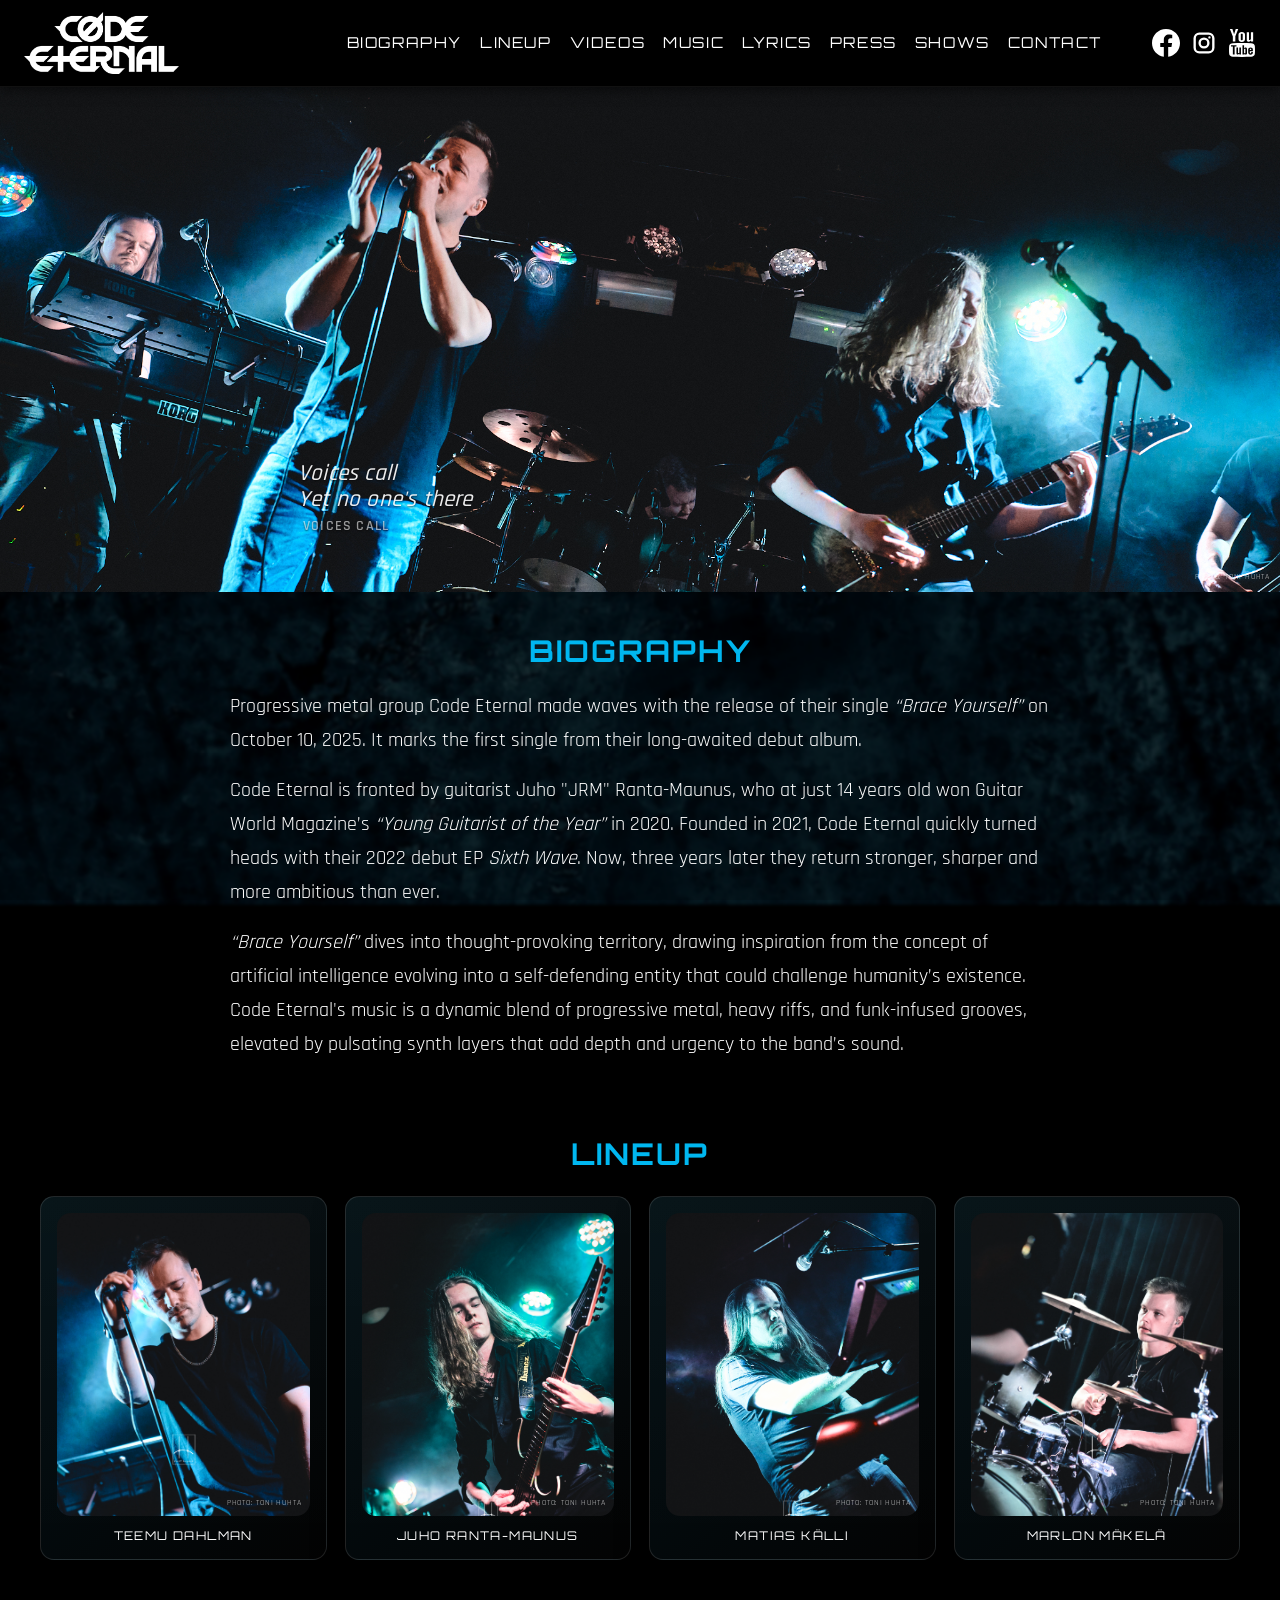
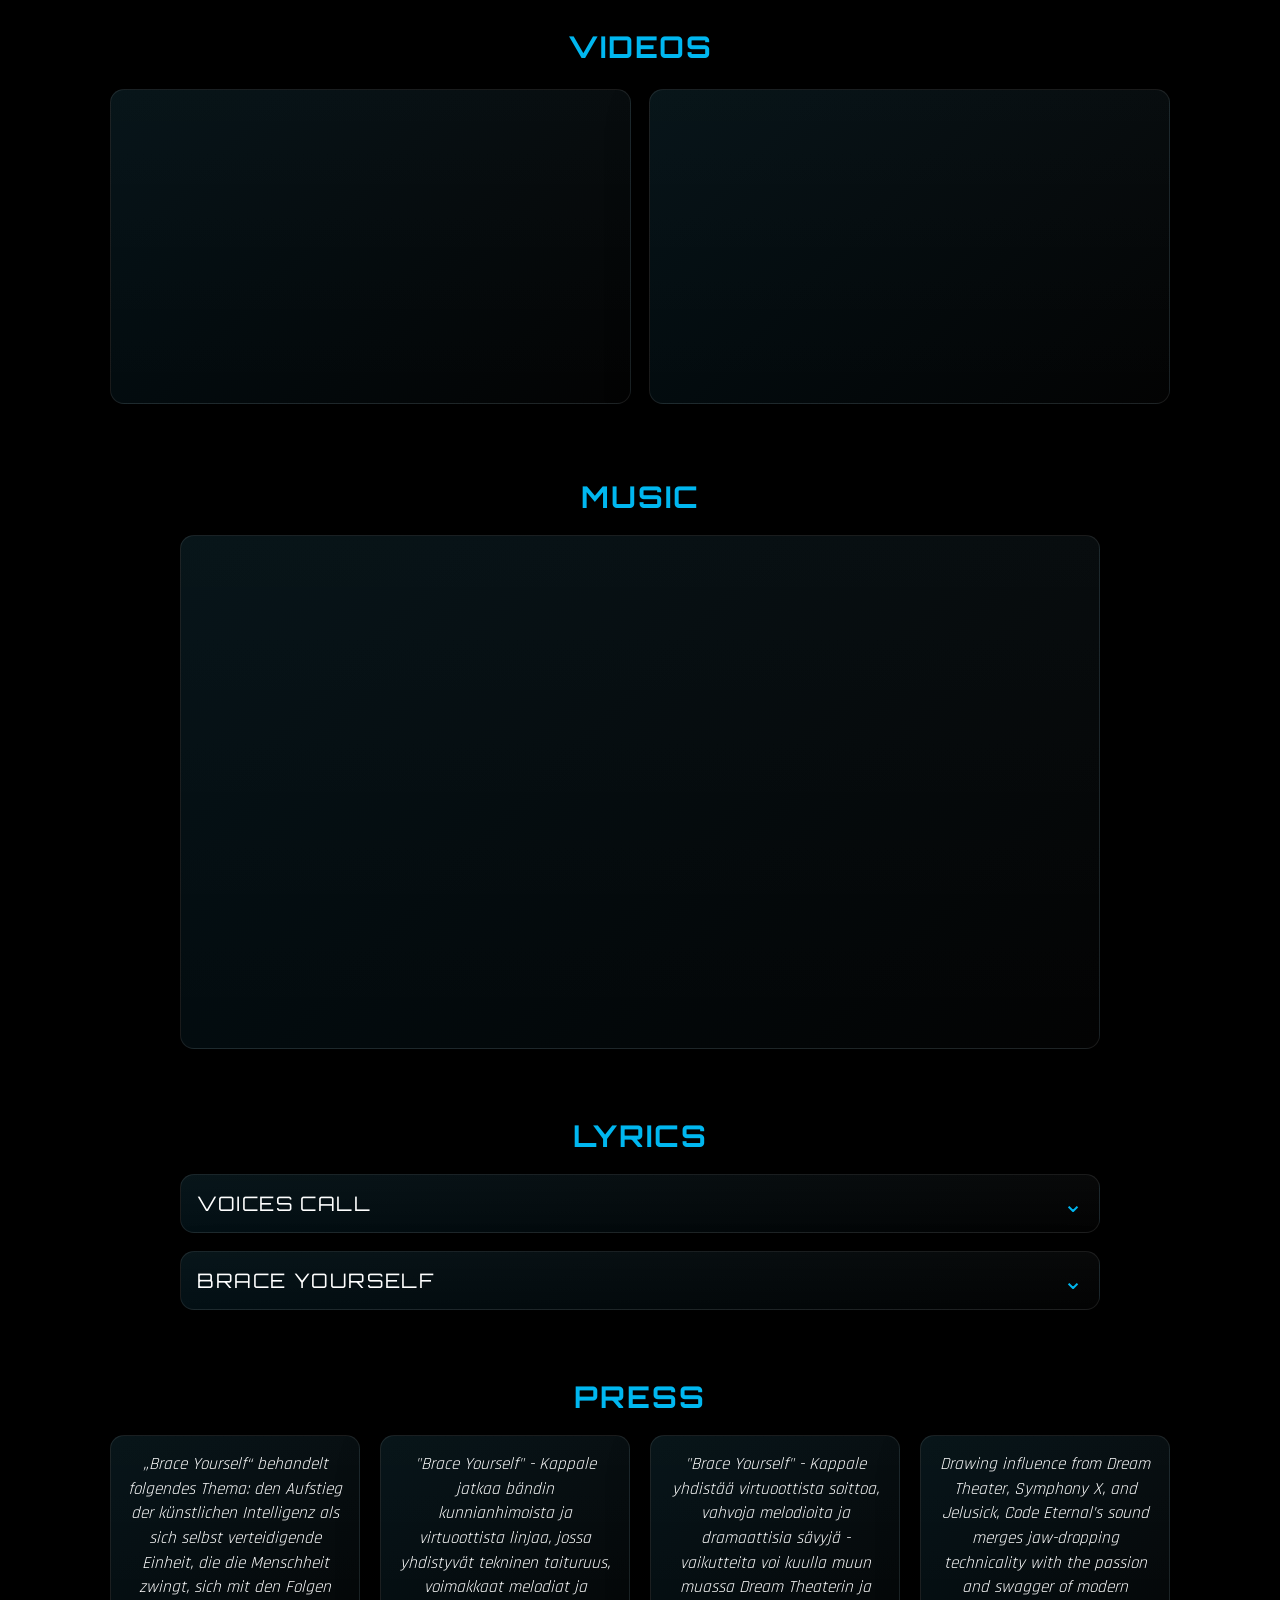
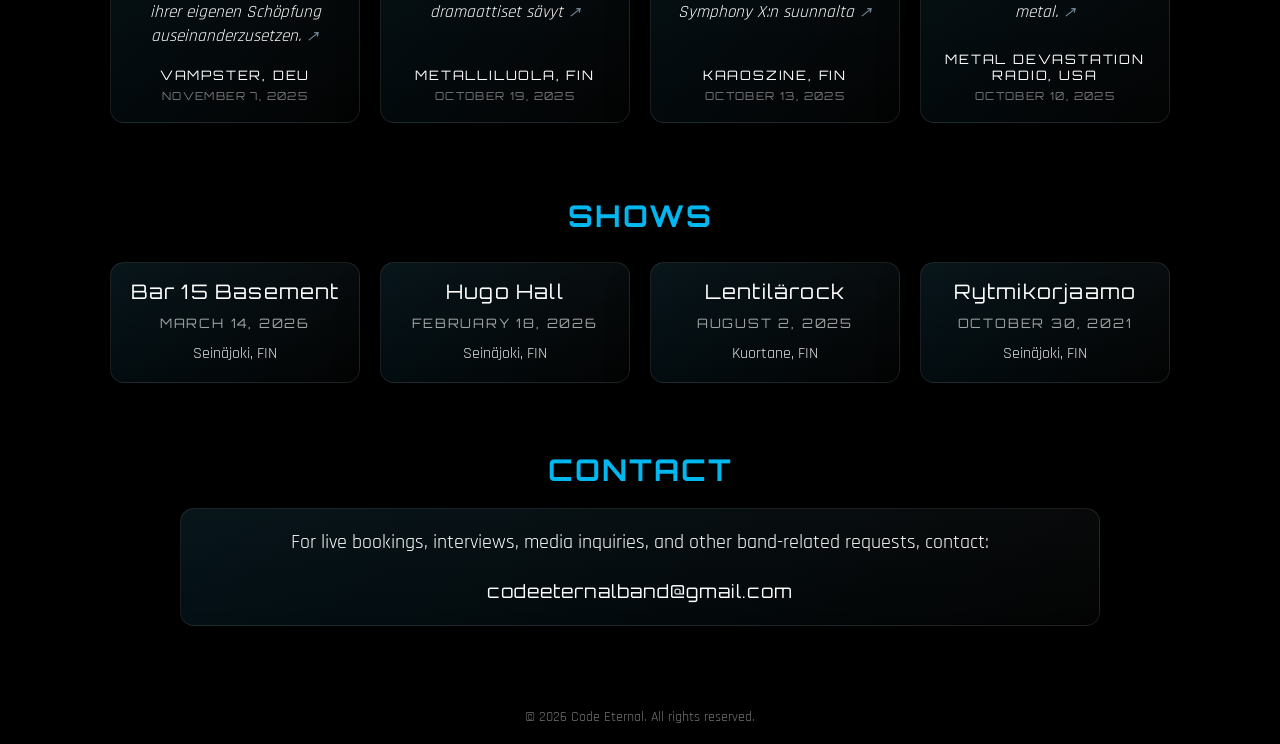
<file: index.html>
<!DOCTYPE html>
<html lang="en">
<head>
  <meta charset="UTF-8" />
  <meta name="viewport" content="width=device-width, initial-scale=1" />

  <!-- TITLE (tämä näkyy Googlessa sinisenä otsikkona) -->
  <title>Code Eternal – Official Website</title>

  <!-- META DESCRIPTION (Googlen tekstikuvaus) -->
  <meta
    name="description"
    content="Code Eternal is a Finnish progressive metal band. Official website featuring biography, lineup, music, shows and contact information."
  />

  <!-- KEYWORDS (ei kriittinen, mutta ok mukana) -->
  <meta
    name="keywords"
    content="Code Eternal, Code Eternal band, progressive metal, metal band Finland, Code Eternal official website"
  />

  <!-- Open Graph (someen & Googleen) -->
  <meta property="og:title" content="Code Eternal – Official Website" />
  <meta
    property="og:description"
    content="Official website of the progressive metal band Code Eternal."
  />
  <meta property="og:type" content="website" />
  <meta property="og:url" content="https://codeeternalband.com/" />

  <!-- Favicon -->
  <link rel="icon" type="image/png" href="assets/icons/Fawicon.png" />

  <!-- Fonts -->
  <link
    href="https://fonts.googleapis.com/css2?family=Orbitron:wght@500;700&family=Rajdhani:wght@400;500&display=swap"
    rel="stylesheet"
  />

  <!-- Styles -->
  <link rel="stylesheet" href="style.css?v=28" />
</head>

<body>

  <!-- NAVBAR -->
  <nav class="navbar">
    <a href="#top" class="logo-link">
      <img src="assets/images/logo-white.png" alt="Code Eternal Logo" class="logo" width="200" height="60" />
    </a>

    <div class="nav-right">
      <button class="menu-btn" id="menuBtn" aria-expanded="false" aria-controls="primaryNav" aria-label="Avaa valikko">
        <span>Menu</span>
      </button>

      <div class="nav-links" id="primaryNav">
        <a href="#biography">Biography</a>
        <a href="#lineup">Lineup</a>
        <a href="#latest-release">Videos</a>
        <a href="#music">Music</a>
        <a href="#lyrics">Lyrics</a>
        <a href="#press">Press</a>
        <a href="#shows">Shows</a>
        <a href="#contact">Contact</a>
      </div>

      <div class="nav-socials">
        <a href="https://www.facebook.com/Codeeternal/" target="_blank" rel="noopener" aria-label="Facebook">
          <img src="assets/icons/icon-facebook.svg" alt="Facebook" width="38" height="38" loading="lazy" decoding="async" />
        </a>
        <a href="https://www.instagram.com/code_eternal/" target="_blank" rel="noopener" aria-label="Instagram">
          <img src="assets/icons/icon-instagram.svg" alt="Instagram" width="38" height="38" loading="lazy" decoding="async" />
        </a>
        <a href="https://www.youtube.com/channel/UC-vPF50rdRidDn1fiP3GvuA" target="_blank" rel="noopener" aria-label="YouTube">
          <img src="assets/icons/icon-youtube.svg" alt="YouTube" width="38" height="38" loading="lazy" decoding="async" />
        </a>
      </div>
    </div>
  </nav>

  <!-- HERO -->
  <div class="hero" id="top">
    <h1 class="sr-only">Code Eternal</h1>
    <div class="hero-media">
      <div class="hero-lyric" aria-hidden="true"></div>
      <span class="hero-credit">Photo: Toni Huhta</span>
    </div>
  </div>

  <!-- BIOGRAPHY -->
  <section id="biography">
    <h2>Biography</h2>

    <p>Progressive metal group Code Eternal made waves with the release of their single <em>“Brace Yourself”</em> on October 10, 2025. It marks the first single from their long-awaited debut album.</p>

    <p>Code Eternal is fronted by guitarist Juho "JRM" Ranta-Maunus, who at just 14 years old won Guitar World Magazine’s <em>“Young Guitarist of the Year”</em> in 2020. Founded in 2021, Code Eternal quickly turned heads with their 2022 debut EP <em>Sixth Wave</em>. Now, three years later they return stronger, sharper and more ambitious than ever.</p>

    <p><em>“Brace Yourself”</em> dives into thought-provoking territory, drawing inspiration from the concept of artificial intelligence evolving into a self-defending entity that could challenge humanity’s existence. Code Eternal's music is a dynamic blend of progressive metal, heavy riffs, and funk-infused grooves, elevated by pulsating synth layers that add depth and urgency to the band’s sound.</p>
  </section>

  <!-- LINEUP -->
  <section id="lineup">
    <h2>Lineup</h2>

    <div class="lineup-grid">
      <figure class="member-card">
        <div class="member-photo-wrap">
          <img src="assets/images/Kuva-Teemu.jpg" alt="Teemu Dahlman" loading="lazy" decoding="async" width="600" height="700" />
          <span class="member-credit">Photo: Toni Huhta</span>
        </div>
        <figcaption>
          <span class="member-name">Teemu Dahlman</span>
        </figcaption>
      </figure>

      <figure class="member-card">
        <div class="member-photo-wrap">
          <img src="assets/images/Kuva-Juho.jpg" alt='Juho "JRM" Ranta-Maunus' loading="lazy" decoding="async" width="600" height="700" />
          <span class="member-credit">Photo: Toni Huhta</span>
        </div>
        <figcaption>
          <span class="member-name">Juho <span class="nowrap">Ranta-Maunus</span></span>
        </figcaption>
      </figure>

      <figure class="member-card">
        <div class="member-photo-wrap">
          <img src="assets/images/Kuva-Matias.jpg" alt="Matias Källi" loading="lazy" decoding="async" width="600" height="700" />
          <span class="member-credit">Photo: Toni Huhta</span>
        </div>
        <figcaption>
          <span class="member-name">Matias Källi</span>
        </figcaption>
      </figure>

      <figure class="member-card">
        <div class="member-photo-wrap">
          <img src="assets/images/Kuva-Marlon.jpg" alt="Marlon Mäkelä" loading="lazy" decoding="async" width="600" height="700" />
          <span class="member-credit">Photo: Toni Huhta</span>
        </div>
        <figcaption>
          <span class="member-name">Marlon Mäkelä</span>
        </figcaption>
      </figure>
    </div>
  </section>

  <!-- LATEST RELEASE -->
  <section id="latest-release" class="feature-section">
    <h2>Videos</h2>
    <div class="release-embed">
      <article class="feature-card video-card">
        <iframe
          src="https://www.youtube.com/embed/zaQy98UgrTU"
          title="Code Eternal - Brace Yourself"
          allow="accelerometer; autoplay; clipboard-write; encrypted-media; gyroscope; picture-in-picture; web-share"
          referrerpolicy="strict-origin-when-cross-origin"
          allowfullscreen>
        </iframe>
      </article>

      <article class="feature-card video-card">
        <iframe
          src="https://www.youtube.com/embed/s5jS_5bygdA"
          title="Code Eternal - Music Video"
          allow="accelerometer; autoplay; clipboard-write; encrypted-media; gyroscope; picture-in-picture; web-share"
          referrerpolicy="strict-origin-when-cross-origin"
          allowfullscreen>
        </iframe>
      </article>
    </div>
  </section>

  <!-- MUSIC -->
  <section id="music">
    <h2>Music</h2>
    <div class="music-frame">
      <iframe
        src="https://open.spotify.com/embed/artist/5vuhEK6GfC6Zz0VJntD7qE"
        allow="autoplay; clipboard-write; encrypted-media; fullscreen; picture-in-picture"
        class="music-embed"
        title="Spotify Player">
      </iframe>
    </div>
  </section>

  <section id="lyrics" class="feature-section">
    <h2>Lyrics</h2>
    <details class="lyrics-card lyrics-panel">
      <summary class="lyrics-summary">
        <span class="lyrics-summary-copy">
          <span class="lyrics-title">Voices Call</span>
        </span>
        <span class="lyrics-toggle" aria-hidden="true">⌄</span>
      </summary>

      <div class="lyrics-body">
        <p>
          Voices call<br>
          Yet no one's there<br>
          Whispers in silence<br>
          I can't escape<br>
          This prison cell<br>
          Trapped in alliance
        </p>

        <p>
          They take me down and take control<br>
          Through voices deep within my soul<br>
          Is it me or them talking in my head<br>
          Lacking sense of reality
        </p>

        <p>
          I hear them calling out my name<br>
          I wanna run away but I'm standing still<br>
          Every corner of my mind is drowning in pain<br>
          Sleep turns my mind off until it reigns again
        </p>

        <p>
          Web of lies surrounding me<br>
          Lack of perception<br>
          Conspiracies, they haunt my mind<br>
          I fade into shadows
        </p>

        <p>
          They take me down and take control<br>
          Through voices deep within my soul<br>
          Is it me or them talking in my head<br>
          Lacking sense of reality
        </p>

        <p>
          They take me down and take control<br>
          Web of lies surrounding me
        </p>

        <p>
          I hear them calling out my name<br>
          I wanna run away but I'm standing still<br>
          Every corner of my mind is drowning in pain<br>
          Sleep turns my mind off until it reigns again
        </p>

        <p class="lyrics-credit">Lyrics by Teemu Dahlman and Juho Ranta-Maunus</p>
      </div>
    </details>

    <details class="lyrics-card lyrics-panel">
      <summary class="lyrics-summary">
        <span class="lyrics-summary-copy">
          <span class="lyrics-title">Brace Yourself</span>
        </span>
        <span class="lyrics-toggle" aria-hidden="true">⌄</span>
      </summary>

      <div class="lyrics-body">
        <p>
          You walk on a shattered ice<br>
          Every step you take is another roll of dice<br>
          Bad decisions and self-exclusions<br>
          Where is the natural wisdom
        </p>

        <p>
          We are on a sinking boat<br>
          At the sea that's made of ones and zeros<br>
          Is there even a way out anymore, anymore
        </p>

        <p>
          Humanity, brace yourself<br>
          There is a storm that’s drawing near<br>
          For the AI extends too far
        </p>

        <p>
          I lay my hands on the ground and<br>
          Feel the rocks and grit compounded<br>
          We still believe that the earth is rounded<br>
          The web is full of lies and lies and...
        </p>

        <p>
          We are on a sinking boat<br>
          At the sea that's made of ones and zeros<br>
          Is there even a way out anymore, anymore
        </p>

        <p>
          Humanity, brace yourself<br>
          There is a storm that’s drawing near<br>
          For the AI extends too far
        </p>

        <p>
          Humanity, brace yourself<br>
          There is a storm that’s drawing near<br>
          For the AI extends too far
        </p>

        <p>
          Your days are counted<br>
          Time is running out of your hands<br>
          There is a storm that’s drawing near<br>
          For the AI extends too far<br>
          For the AI extends too far
        </p>

        <p class="lyrics-credit">Lyrics by Teemu Dahlman and Juho Ranta-Maunus</p>
      </div>
    </details>
  </section>

  <section id="press" class="feature-section">
    <h2>Press</h2>
    <div class="press-grid">
      <div class="press-card">
        <p class="press-quote">
          „Brace Yourself“ behandelt folgendes Thema: den Aufstieg der künstlichen
          Intelligenz als sich selbst verteidigende Einheit, die die Menschheit zwingt, sich
          mit den Folgen ihrer eigenen Schöpfung auseinanderzusetzen.&nbsp;<a
            href="https://vampster.com/news/code-eternal-neue-progressive-metal-single-brace-yourself-mitsamt-video-clip/"
            target="_blank"
            rel="noopener"
            class="press-quote-link"
            aria-label="Open Vampster article in a new tab"></a>
        </p>
        <div class="press-meta">
          <div class="press-source-row">
            <span>Vampster, DEU</span>
          </div>
          <p class="press-date">November 7, 2025</p>
        </div>
      </div>

      <div class="press-card">
        <p class="press-quote">
          "Brace Yourself" - Kappale jatkaa bändin kunnianhimoista ja virtuoottista linjaa, jossa yhdistyvät tekninen taituruus, voimakkaat melodiat ja dramaattiset sävyt&nbsp;<a
            href="https://metalliluola.fi/progressiivinen-metallilupaus-code-eternal-julkaisi-ensimmaisen-singlen-brace-yourself-tulevalta-albumilta/"
            target="_blank"
            rel="noopener"
            class="press-quote-link"
            aria-label="Open Metalliluola article in a new tab"></a>
        </p>
        <div class="press-meta">
          <div class="press-source-row">
            <span>Metalliluola, FIN</span>
          </div>
          <p class="press-date">October 19, 2025</p>
        </div>
      </div>

      <div class="press-card">
        <p class="press-quote">
          "Brace Yourself" - Kappale yhdistää virtuoottista soittoa, vahvoja melodioita ja dramaattisia sävyjä - vaikutteita voi kuulla muun muassa Dream Theaterin ja Symphony X:n suunnalta&nbsp;<a
            href="https://kaaoszine.fi/progressiivinen-metallilupaus-code-eternal-julkaisi-ensimmaisen-singlen-brace-yourself-tulevalta-albumilta/"
            target="_blank"
            rel="noopener"
            class="press-quote-link"
            aria-label="Open Kaaoszine article in a new tab"></a>
        </p>
        <div class="press-meta">
          <div class="press-source-row">
            <span>Kaaoszine, FIN</span>
          </div>
          <p class="press-date">October 13, 2025</p>
        </div>
      </div>

      <div class="press-card">
        <p class="press-quote">
          Drawing influence from Dream Theater, Symphony X, and Jelusick, Code Eternal’s sound merges jaw-dropping technicality with the passion and swagger of modern metal.&nbsp;<a
            href="https://metaldevastationradio.com/thebeast/blog/28156/code-eternal-unleash-new-single-brace-yourself-out-october-10-2025"
            target="_blank"
            rel="noopener"
            class="press-quote-link"
            aria-label="Open Metal Devastation Radio article in a new tab"></a>
        </p>
        <div class="press-meta">
          <div class="press-source-row">
            <span>Metal Devastation Radio, USA</span>
          </div>
          <p class="press-date">October 10, 2025</p>
        </div>
      </div>
    </div>
  </section>

  <!-- SHOWS -->
  <section id="shows" class="feature-section">
    <h2>Shows</h2>

    <div class="shows-grid">
      <article class="show-card">
        <div class="show-meta">
          <div class="show-venue-row">
            <span class="show-venue">Bar 15 Basement</span>
          </div>
          <p class="show-date">March 14, 2026</p>
          <p class="show-city">Seinäjoki, FIN</p>
        </div>
      </article>

      <article class="show-card">
        <div class="show-meta">
          <div class="show-venue-row">
            <span class="show-venue">Hugo Hall</span>
          </div>
          <p class="show-date">February 18, 2026</p>
          <p class="show-city">Seinäjoki, FIN</p>
        </div>
      </article>

      <article class="show-card">
        <div class="show-meta">
          <div class="show-venue-row">
            <span class="show-venue">Lentilärock</span>
          </div>
          <p class="show-date">August 2, 2025</p>
          <p class="show-city">Kuortane, FIN</p>
        </div>
      </article>

      <article class="show-card">
        <div class="show-meta">
          <div class="show-venue-row">
            <span class="show-venue">Rytmikorjaamo</span>
          </div>
          <p class="show-date">October 30, 2021</p>
          <p class="show-city">Seinäjoki, FIN</p>
        </div>
      </article>
    </div>
  </section>

  <!-- CONTACT -->
  <section id="contact">
    <h2>Contact</h2>
    <div class="contact-panel">
      <p>
        For live bookings, interviews, media inquiries, and other band-related requests, contact:
      </p>
      <p class="contact-email-row">
        <span class="contact-link" id="ce-mail"></span>
      </p>
    </div>
  </section>

<footer>
  <p>&copy; <span id="year"></span> Code Eternal. All rights reserved.</p>
</footer>

  <!-- MENU SCRIPT -->
  <script>
    // Estetaan mobiiliselaimia palauttamasta satunnaista scroll-positiota tavallisella sivulatauksella.
    if ('scrollRestoration' in history) {
      history.scrollRestoration = 'manual';
    }

    const navigationEntry = performance.getEntriesByType('navigation')[0];
    const navigationType = navigationEntry ? navigationEntry.type : '';

    if (!window.location.hash && navigationType !== 'back_forward') {
      const resetScroll = () => window.scrollTo(0, 0);
      resetScroll();
      window.addEventListener('load', () => {
        requestAnimationFrame(resetScroll);
      }, { once: true });
    }

    // Automaattinen vuosiluku
    document.getElementById('year').textContent = new Date().getFullYear();

    // Sähköpostiosoite muodostetaan selaimessa ilman selväkielistä osoitetta HTML:ssä tai JS-stringinä
    const ceMail = document.getElementById('ce-mail');
    if (ceMail) {
      const makeText = (codes) => codes.map((code) => String.fromCharCode(code)).join('');
      const user = makeText([99, 111, 100, 101, 101, 116, 101, 114, 110, 97, 108, 98, 97, 110, 100]);
      const domain = makeText([103, 109, 97, 105, 108, 46, 99, 111, 109]);

      ceMail.textContent = `${user}@${domain}`;
    }

    // Vaihtuva lyric-nosto hero-kuvan paalla.
    const heroLyric = document.querySelector('.hero-lyric');

    if (heroLyric) {
      const heroSongOrder = ['Brace Yourself', 'Voices Call'];
      const heroLyricPairs = heroSongOrder.flatMap((songTitle) => {
        const titleEl = Array.from(document.querySelectorAll('.lyrics-title')).find((el) => el.textContent.trim() === songTitle);
        const panel = titleEl ? titleEl.closest('.lyrics-panel') : null;

        if (!panel) {
          return [];
        }

        return Array.from(panel.querySelectorAll('.lyrics-body p:not(.lyrics-credit)')).flatMap((paragraph) => {
          const lines = paragraph.innerHTML
            .split('<br>')
            .map((line) => line.replace(/<[^>]+>/g, '').trim())
            .filter(Boolean);

          const pairs = [];

          for (let i = 0; i < lines.length; i += 2) {
            pairs.push({ songTitle, lineOne: lines[i], lineTwo: lines[i + 1] || '' });
          }

          return pairs;
        });
      });

      let heroLyricIndex = Math.floor(Math.random() * heroLyricPairs.length);
      const heroLyricDisplayMs = 5000;

      heroLyric.innerHTML = '<div class="hero-lyric-stage"></div><small class="hero-lyric-song"><span class="hero-lyric-song-label"></span></small>';

      const heroLyricStage = heroLyric.querySelector('.hero-lyric-stage');
      const heroLyricSong = heroLyric.querySelector('.hero-lyric-song-label');

      const heroLyricLayers = heroLyricStage
        ? heroLyricPairs.map(({ lineOne, lineTwo }) => {
            const layer = document.createElement('div');
            const firstLine = document.createElement('span');
            const secondLine = document.createElement('span');

            layer.className = 'hero-lyric-lines';
            firstLine.className = 'hero-lyric-line';
            secondLine.className = 'hero-lyric-line';
            firstLine.textContent = lineTwo ? lineOne : '';
            secondLine.textContent = lineTwo || lineOne;

            layer.append(firstLine, secondLine);
            heroLyricStage.append(layer);
            return layer;
          })
        : [];

      const setHeroSongTitle = (index) => {
        if (!heroLyricSong) {
          return;
        }

        const nextSongTitle = heroLyricPairs[index]?.songTitle || '';
        if (heroLyricSong.textContent !== nextSongTitle) {
          heroLyricSong.textContent = nextSongTitle;
        }
      };

      const showHeroLyric = (index) => {
        heroLyricLayers.forEach((layer, layerIndex) => {
          layer.classList.toggle('is-active', layerIndex === index);
        });

        setHeroSongTitle(index);
        heroLyricIndex = index;
      };

      if (heroLyricLayers[heroLyricIndex]) {
        showHeroLyric(heroLyricIndex);
      }

      if (heroLyricPairs.length > 1 && heroLyricLayers.length === heroLyricPairs.length) {
        let heroLyricTimeoutId = 0;

        const clearHeroLyricTimer = () => {
          if (heroLyricTimeoutId) {
            window.clearTimeout(heroLyricTimeoutId);
            heroLyricTimeoutId = 0;
          }
        };

        const scheduleHeroLyricAdvance = () => {
          clearHeroLyricTimer();

          if (document.hidden) {
            return;
          }

          heroLyricTimeoutId = window.setTimeout(() => {
            const nextHeroLyricIndex = (heroLyricIndex + 1) % heroLyricPairs.length;
            showHeroLyric(nextHeroLyricIndex);
            scheduleHeroLyricAdvance();
          }, heroLyricDisplayMs);
        };

        document.addEventListener('visibilitychange', () => {
          if (document.hidden) {
            clearHeroLyricTimer();
            return;
          }

          showHeroLyric(heroLyricIndex);
          scheduleHeroLyricAdvance();
        });

        scheduleHeroLyricAdvance();
      }
    }

    // Mobiilivalikko
    const btn = document.getElementById('menuBtn');
    const nav = document.getElementById('primaryNav');

    if (btn && nav) {
      btn.addEventListener('click', () => {
        const isOpen = nav.classList.toggle('open');
        btn.setAttribute('aria-expanded', String(isOpen));
        document.body.style.overflow = isOpen ? 'hidden' : '';
      });

      nav.querySelectorAll('a').forEach((link) => {
        link.addEventListener('click', () => {
          if (nav.classList.contains('open')) {
            nav.classList.remove('open');
            btn.setAttribute('aria-expanded', 'false');
            document.body.style.overflow = '';
          }
        });
      });
    }
  </script>

</body>
</html>
</file>
<file: style.css>
/* === CODE ETERNAL STYLES === */
:root {
  --accent: #00B7F0;
  --bg: #000;
  --bg-alt: #050505;
  --border: #111;
  --text: #ffffff;
}

*,
*::before,
*::after {
  box-sizing: border-box;
  margin: 0;
  padding: 0;
}

html {
  scroll-behavior: smooth;
}

body {
  font-family: 'Rajdhani', sans-serif;
  font-size: 20px;
  color: var(--text);
  text-align: center;
  background: var(--bg);
  -webkit-tap-highlight-color: transparent;
}

body::before {
  content: "";
  position: fixed;
  inset: 0;
  background:
    linear-gradient(rgba(0, 0, 0, 0.72), rgba(0, 0, 0, 0.72)),
    url("assets/images/Kuva-Tausta2.jpg") center / cover no-repeat;
  filter: blur(1.5px);
  transform: scale(1.01);
  z-index: -2;
  pointer-events: none;
}

body::after {
  content: "";
  position: fixed;
  inset: 0;
  background:
    radial-gradient(circle at 20% 20%, rgba(255, 255, 255, 0.025), transparent 24%),
    radial-gradient(circle at 80% 18%, rgba(255, 255, 255, 0.02), transparent 20%),
    linear-gradient(rgba(0, 0, 0, 0.14), rgba(0, 0, 0, 0.14));
  z-index: -1;
  pointer-events: none;
}

.sr-only {
  position: absolute;
  width: 1px;
  height: 1px;
  padding: 0;
  margin: -1px;
  overflow: hidden;
  clip: rect(0, 0, 0, 0);
  white-space: nowrap;
  border: 0;
}

/* Peruskuvien rajoitus – auttaa latauksessa ja layoutissa */
img {
  display: block;
  max-width: 100%;
  height: auto;
}

/* ===== NAVBAR ===== */
.navbar {
  position: fixed;
  top: 0;
  left: 0;
  width: 100%;
  background: #000;
  border-bottom: 1px solid var(--border);
  display: flex;
  justify-content: space-between;
  align-items: center;
  padding: 12px 24px;
  z-index: 1000;
  box-shadow: 0 2px 12px rgba(0, 0, 0, 0.6);
}

.logo-link {
  display: inline-flex;
  align-items: center;
  flex-shrink: 0;
}

.logo {
  width: 155px;
  height: auto;
}

.nav-right {
  display: flex;
  align-items: center;
}

.nav-links {
  display: flex;
  align-items: center;
}

.nav-links a {
  font-family: 'Orbitron', sans-serif;
  text-transform: uppercase;
  color: var(--text);
  text-decoration: none;
  margin-left: 18px;
  font-size: 15px;
  letter-spacing: 1.6px;
  transition: color 0.2s;
}

.nav-links a:hover {
  color: var(--accent);
}

.nav-socials {
  margin-left: 40px;
  display: flex;
  align-items: center;
}

.nav-socials-label {
  font-family: 'Orbitron', sans-serif;
  font-size: 10px;
  letter-spacing: 1.4px;
  text-transform: uppercase;
  color: rgba(255, 255, 255, 0.68);
}

.nav-socials a {
  margin-left: 10px;
}

.nav-socials img {
  width: 28px;
  height: 28px;
  transition: transform 0.2s;
}

.nav-socials img:hover {
  transform: scale(1.15);
}

/* ===== MENU BUTTON (DESKTOP HIDDEN) ===== */
.menu-btn {
  display: none;
  align-items: center;
  gap: 10px;
  padding: 10px 14px;
  border-radius: 999px;
  border: 1px solid rgba(255, 255, 255, 0.09);
  background: #0a0a0a;
  color: var(--text);
  font-family: 'Orbitron', sans-serif;
  font-size: 14px;
  letter-spacing: 2px;
  text-transform: uppercase;
  cursor: pointer;
  transition:
    border-color 0.2s,
    box-shadow 0.2s,
    color 0.2s,
    background 0.2s,
    transform 0.12s;
}

.menu-btn:hover {
  border-color: var(--accent);
  box-shadow: 0 0 18px rgba(0, 173, 239, 0.25);
  color: var(--accent);
}

.menu-btn:active {
  transform: scale(0.98);
}

.menu-btn::before,
.menu-btn::after {
  content: "";
  width: 18px;
  height: 2px;
  background: currentColor;
  display: block;
  transition:
    transform 0.25s ease,
    opacity 0.2s ease,
    width 0.2s ease,
    box-shadow 0.2s;
}

.menu-btn::before {
  box-shadow: 0 -6px 0 0 currentColor, 0 6px 0 0 currentColor;
}

.menu-btn[aria-expanded="true"]::before {
  box-shadow: none;
  transform: rotate(45deg);
}

.menu-btn[aria-expanded="true"]::after {
  transform: rotate(-45deg) translateY(-2px);
  width: 18px;
}

/* ===== HERO ===== */
.hero {
  padding-top: 70px;
  background: #000;
  display: flex;
  justify-content: center;
  align-items: center;
  overflow: hidden;
}

.hero-media {
  position: relative;
  width: 100%;
  height: clamp(460px, 58vh, 820px);
  background: #000 url("assets/images/Kuva-Bändi.jpg") center 14% / cover no-repeat;
  overflow: hidden;
}

.hero-credit {
  position: absolute;
  right: 10px;
  bottom: 10px;
  z-index: 3;
  font-family: 'Rajdhani', sans-serif;
  font-size: 8px;
  letter-spacing: 0.8px;
  text-transform: uppercase;
  color: rgba(255, 255, 255, 0.72);
}

.hero-lyric {
  position: absolute;
  left: 50%;
  bottom: clamp(24px, 6vw, 56px);
  transform: translateX(calc(-50% - clamp(8px, 4vw, 32px)));
  z-index: 3;
  display: grid;
  width: min(620px, 52vw);
  text-align: left;
  font-family: 'Rajdhani', sans-serif;
  font-style: italic;
  font-weight: 500;
  font-size: clamp(16px, 1.8vw, 26px);
  line-height: 1;
  letter-spacing: 0.2px;
  text-transform: none;
  color: rgba(255, 255, 255, 0.92);
  text-shadow: 0 1px 2px rgba(0, 0, 0, 0.55);
  pointer-events: none;
}

.hero-lyric-stage {
  position: relative;
  min-height: calc(2em + 3px);
  margin-bottom: 8px;
}

.hero-lyric-lines {
  position: absolute;
  inset: 0;
  display: grid;
  grid-template-rows: repeat(2, 1em);
  align-content: start;
  gap: 3px;
  opacity: 0;
  transition: opacity 0.18s linear;
  will-change: opacity;
}

.hero-lyric-line {
  min-height: 1em;
}

.hero-lyric-lines.is-active {
  opacity: 1;
}

.hero-lyric-line:empty {
  visibility: hidden;
}

.hero-lyric-song {
  display: inline-flex;
  align-items: flex-start;
  align-self: flex-start;
  flex-direction: column;
  justify-self: start;
  width: fit-content;
  max-width: 100%;
  min-height: 1.2em;
  font-size: 0.62em;
  font-style: normal;
  font-weight: 600;
  letter-spacing: 1.2px;
  text-transform: uppercase;
  color: rgba(255, 255, 255, 0.58);
}

.hero-lyric-song-label {
  padding-inline: 0.35em;
}

/* ===== SECTIONS ===== */
section {
  padding: 34px 20px;
  max-width: 1000px;
  margin: 0 auto;
  scroll-margin-top: 90px;
}

.feature-section {
  max-width: 1100px;
}

#biography {
  padding-top: 40px;
  max-width: 1200px;
}

#biography p {
  max-width: 820px;
  text-align: left;
  text-wrap: pretty;
}

#biography p + p {
  margin-top: 16px;
}

.section-kicker {
  font-family: 'Orbitron', sans-serif;
  text-transform: uppercase;
  letter-spacing: 3px;
  font-size: 13px;
  color: rgba(255, 255, 255, 0.68);
  margin-bottom: 14px;
}

h2 {
  font-family: 'Orbitron', sans-serif;
  text-transform: uppercase;
  margin: 0 0 20px;
  font-size: 30px;
  color: var(--accent);
  letter-spacing: 2px;
}

section p {
  font-size: 20px;
  line-height: 1.7;
  margin: 0 auto;
  max-width: 900px;
}

a {
  color: inherit;
}

.contact-link {
  color: var(--text);
}

.feature-card,
.contact-panel,
.press-card,
.lyrics-card {
  max-width: 920px;
  margin: 0 auto;
  padding: 16px;
  border: 1px solid rgba(255, 255, 255, 0.09);
  border-radius: 14px;
  background:
    linear-gradient(180deg, rgba(255, 255, 255, 0.03), rgba(255, 255, 255, 0.01)),
    linear-gradient(135deg, rgba(0, 173, 239, 0.08), rgba(0, 0, 0, 0.12));
  box-shadow: 0 18px 40px rgba(0, 0, 0, 0.35);
}

.press-grid {
  display: grid;
  grid-template-columns: repeat(auto-fit, minmax(260px, 1fr));
  gap: 20px;
  max-width: 920px;
  margin: 0 auto;
}

.press-card {
  max-width: none;
  width: 100%;
  margin: 0;
  display: flex;
  flex-direction: column;
  height: 100%;
}

.press-quote {
  max-width: 760px;
  font-size: 17px;
  line-height: 1.45;
  font-style: italic;
}

.press-quote-link {
  display: inline;
  white-space: nowrap;
  color: #6f8394;
  text-decoration: none;
  transition: opacity 0.2s;
}

.press-quote-link::before {
  content: "↗";
  font-size: 0.9em;
  line-height: 1;
  vertical-align: baseline;
}

.press-quote-link:hover {
  opacity: 0.8;
}

.press-meta {
  display: grid;
  justify-items: center;
  margin-top: auto;
  padding-top: 18px;
  font-family: 'Orbitron', sans-serif;
  font-size: 13px;
  letter-spacing: 1.8px;
  text-transform: uppercase;
  color: rgba(255, 255, 255, 0.62);
}

.press-source-row {
  display: inline-flex;
  align-items: center;
  justify-content: center;
  gap: 10px;
  color: var(--text);
}

.press-date {
  margin: 4px 0 0;
  font-size: 11px;
  letter-spacing: 1.4px;
  color: rgba(255, 255, 255, 0.46);
}

.feature-actions {
  display: flex;
  justify-content: center;
  gap: 14px;
  flex-wrap: wrap;
  margin-top: 24px;
}

.release-embed {
  margin-top: 24px;
  display: grid;
  grid-template-columns: repeat(auto-fit, minmax(280px, 1fr));
  gap: 18px;
}

.video-card {
  max-width: none;
  width: 100%;
  padding: 16px;
}

.video-card iframe {
  margin-top: 0;
}

.release-embed iframe {
  width: 100%;
  aspect-ratio: 16 / 9;
  height: auto;
  margin-top: 0;
}

.feature-link {
  display: inline-flex;
  align-items: center;
  justify-content: center;
  min-width: 200px;
  padding: 14px 22px;
  border-radius: 999px;
  border: 1px solid rgba(0, 173, 239, 0.4);
  background: rgba(0, 173, 239, 0.14);
  color: #fff;
  text-decoration: none;
  font-family: 'Orbitron', sans-serif;
  font-size: 14px;
  letter-spacing: 1.3px;
  text-transform: uppercase;
  transition: transform 0.15s, border-color 0.2s, background 0.2s, box-shadow 0.2s;
}

.feature-link:hover {
  transform: translateY(-1px);
  border-color: rgba(0, 173, 239, 0.8);
  background: rgba(0, 173, 239, 0.24);
  box-shadow: 0 0 22px rgba(0, 173, 239, 0.2);
}

.feature-link-secondary {
  border-color: rgba(255, 255, 255, 0.18);
  background: rgba(255, 255, 255, 0.04);
}

.feature-link-secondary:hover {
  border-color: rgba(255, 255, 255, 0.32);
  background: rgba(255, 255, 255, 0.08);
}

iframe {
  width: 100%;
  height: 380px;
  border: none;
  margin-top: 18px;
  border-radius: 14px;
}

#music {
  padding-top: 40px;
}

.music-frame {
  max-width: 920px;
  margin: 18px auto 0;
  padding: 16px;
  border: 1px solid rgba(255, 255, 255, 0.09);
  border-radius: 14px;
  background:
    linear-gradient(180deg, rgba(255, 255, 255, 0.03), rgba(255, 255, 255, 0.01)),
    linear-gradient(135deg, rgba(0, 173, 239, 0.08), rgba(0, 0, 0, 0.12));
  box-shadow: 0 18px 40px rgba(0, 0, 0, 0.35);
  box-sizing: border-box;
}

.music-embed {
  display: block;
  width: 100%;
  height: 480px;
  margin-top: 0;
  border: none;
  border-radius: 14px;
}

.lyrics-panel {
  overflow: hidden;
}

.lyrics-card + .lyrics-card {
  margin-top: 18px;
}

.lyrics-summary {
  list-style: none;
  display: flex;
  align-items: center;
  justify-content: space-between;
  gap: 18px;
  cursor: pointer;
}

.lyrics-summary-copy {
  display: grid;
  justify-items: start;
  gap: 8px;
  text-align: left;
}

.lyrics-summary::-webkit-details-marker {
  display: none;
}

.lyrics-title {
  font-family: 'Orbitron', sans-serif;
  text-transform: uppercase;
  letter-spacing: 1.6px;
  font-size: 20px;
  color: var(--text);
}

.lyrics-meta {
  font-family: 'Rajdhani', sans-serif;
  font-size: 15px;
  letter-spacing: 0.8px;
  text-transform: none;
  color: rgba(255, 255, 255, 0.68);
}

.lyrics-toggle {
  color: var(--accent);
  font-family: 'Orbitron', sans-serif;
  font-size: 24px;
  line-height: 1;
  transition: transform 0.2s ease;
}

.lyrics-panel[open] .lyrics-toggle {
  transform: rotate(180deg);
}

.lyrics-body {
  display: grid;
  gap: 18px;
  padding-top: 22px;
}

.lyrics-body p {
  max-width: 760px;
  white-space: normal;
}

.lyrics-credit {
  margin-top: 10px;
  font-family: 'Orbitron', sans-serif;
  font-size: 11px;
  letter-spacing: 1.2px;
  text-transform: uppercase;
  color: rgba(255, 255, 255, 0.58);
}

footer {
  padding: 18px;
  font-size: 14px;
  background: #000;
  color: rgba(255, 255, 255, 0.45);
  margin-top: 30px;
}

/* ===== LINEUP ===== */
#lineup {
  padding-top: 40px;
}

.lineup-grid {
  display: grid;
  grid-template-columns: repeat(2, minmax(0, 1fr));
  gap: 18px;
  margin-top: 24px;
}

.member-card {
  background:
    linear-gradient(180deg, rgba(255, 255, 255, 0.03), rgba(255, 255, 255, 0.01)),
    linear-gradient(135deg, rgba(0, 173, 239, 0.08), rgba(0, 0, 0, 0.12));
  border-radius: 14px;
  padding: 16px;
  border: 1px solid rgba(255, 255, 255, 0.12);
  box-shadow: 0 12px 30px rgba(0, 0, 0, 0.65);
  text-align: center;
  width: 100%;
  max-width: none;
  margin: 0;
}

.member-photo-wrap {
  position: relative;
  margin-bottom: 12px;
}

.member-card img {
  border-radius: 14px;
  width: 100%;
  aspect-ratio: 5 / 6;
  object-fit: cover;
  object-position: center top;
}

.member-card figcaption {
  display: grid;
  gap: 6px;
  font-family: 'Orbitron', sans-serif;
  text-transform: uppercase;
  letter-spacing: 1.4px;
  font-size: 12px;
}

.member-name {
  display: block;
}

.member-credit {
  position: absolute;
  right: 8px;
  bottom: 8px;
  font-family: 'Rajdhani', sans-serif;
  font-size: 8px;
  letter-spacing: 0.8px;
  text-transform: uppercase;
  color: rgba(255, 255, 255, 0.72);
}

.nowrap {
  white-space: nowrap;
}

@media (min-width: 1180px) {
  #lineup {
    max-width: 1240px;
  }

  .lineup-grid {
    grid-template-columns: repeat(4, minmax(0, 1fr));
  }

  .press-grid {
    max-width: 1240px;
    grid-template-columns: repeat(4, minmax(0, 1fr));
  }

}

/* ===== MOBILE ===== */
@media (max-width: 1100px) {
  body {
    font-size: 14px;
    line-height: 1.4;
  }

  .navbar {
    position: fixed;
    padding: 12px 24px;
    display: flex;
    justify-content: space-between;
    align-items: center;
  }

  .logo-link {
    min-width: 132px;
    justify-content: flex-start;
  }

  .logo {
    width: 155px;
    height: auto;
  }

  .nav-right {
    display: flex;
    align-items: center;
    margin-left: auto;
  }

  /* Mobile menu button */
  .menu-btn {
    display: inline-flex;
    position: absolute;
    left: 56%;
    transform: translateX(-50%);
    background: transparent !important;
    border: 0 !important;
    box-shadow: none !important;
    padding: 8px !important;
    gap: 0 !important;
  }

  .menu-btn span {
    display: none;
  }

  .menu-btn::before,
  .menu-btn::after {
    width: 22px;
    height: 2px;
    background: #fff;
    box-shadow: 0 -7px 0 0 currentColor, 0 7px 0 0 currentColor;
    opacity: 0.95;
  }

  .menu-btn[aria-expanded="true"]::before {
    box-shadow: none;
    transform: rotate(45deg);
  }

  .menu-btn[aria-expanded="true"]::after {
    transform: rotate(-45deg) translateY(-2px);
    width: 22px;
  }

  .nav-socials {
    margin-left: 0;
  }

  .nav-socials img {
    width: 28px;
    height: 28px;
  }

  /* Dropdown menu */
  .nav-links {
    position: absolute;
    right: 12px;
    top: 64px;
    width: min(86vw, 360px);
    display: none;
    flex-direction: column;
    align-items: stretch;
    gap: 6px;
    padding: 12px;
    border: 1px solid rgba(255, 255, 255, 0.10);
    border-radius: 14px;
    background: linear-gradient(180deg, rgba(10, 10, 10, 0.92), rgba(8, 8, 8, 0.92));
    backdrop-filter: blur(8px);
    box-shadow: 0 14px 40px rgba(0, 0, 0, 0.55);
    animation: menuIn 0.18s ease-out both;
  }

  .nav-links.open {
    display: flex;
  }

  .nav-links a {
    width: 100%;
    text-align: left;
    padding: 10px 12px;
    border-radius: 10px;
    font-family: 'Orbitron', sans-serif;
    letter-spacing: 1.2px;
    text-transform: uppercase;
    font-size: 14px;
    color: #fff;
    opacity: 0.95;
    transition:
      background 0.15s,
      color 0.15s,
      transform 0.06s;
  }

  .nav-links a:hover {
    background: rgba(255, 255, 255, 0.06);
    color: var(--accent);
  }

  .hero {
    padding-top: 55px;
  }

  .hero-media {
    height: 34vh;
    background-position: center top;
  }

  h2 {
    font-size: 20px;
    margin-bottom: 14px;
  }

  .section-kicker {
    font-size: 11px;
    margin-bottom: 10px;
  }

  section p {
    font-size: 16px;
  }

  section {
    padding: 40px 16px;
    scroll-margin-top: 70px;
  }

  #biography {
    padding-top: 28px;
  }

  #lyrics {
    padding-top: 56px;
  }

  #music {
    padding-top: 56px;
    padding-bottom: 10px;
  }

  iframe {
    height: 220px;
  }

  .music-embed {
    height: 480px;
  }

  .music-frame {
    padding: 20px 18px;
  }

  .feature-card,
  .contact-panel,
  .press-card {
    padding: 16px;
    border-radius: 14px;
  }

  .video-card,
  .music-frame {
    padding: 16px;
  }

  .hero-lyric {
    bottom: 34px;
    width: min(82vw, 380px);
    max-width: none;
    font-size: clamp(13px, 3.8vw, 18px);
    line-height: 1.12;
    letter-spacing: 0.7px;
  }

  .press-grid {
    gap: 16px;
  }

  .feature-link {
    width: 100%;
    min-width: 0;
    font-size: 13px;
    padding: 13px 18px;
  }

  .lyrics-title {
    font-size: 17px;
  }

  .lyrics-meta {
    font-size: 13px;
  }

}

/* ===== Animations ===== */
@keyframes menuIn {
  from {
    opacity: 0;
    transform: translateY(-6px);
  }
  to {
    opacity: 1;
    transform: translateY(0);
  }
}

/* ===== SHOWS ===== */
#shows {
  padding-top: 40px;
}

.shows-grid {
  display: grid;
  grid-template-columns: repeat(auto-fit, minmax(240px, 1fr));
  gap: 20px;
  margin: 28px auto 0;
  max-width: 920px;
}

.show-card {
  padding: 16px;
  border-radius: 14px;
  border: 1px solid rgba(255, 255, 255, 0.09);
  background:
    linear-gradient(180deg, rgba(255, 255, 255, 0.03), rgba(255, 255, 255, 0.01)),
    linear-gradient(135deg, rgba(0, 173, 239, 0.08), rgba(0, 0, 0, 0.12));
  box-shadow: 0 18px 40px rgba(0, 0, 0, 0.35);
}

.show-meta {
  display: grid;
  justify-items: center;
  gap: 8px;
}

.show-venue-row {
  display: inline-flex;
  align-items: center;
  justify-content: center;
  color: var(--text);
}

.show-venue {
  font-family: 'Orbitron', sans-serif;
  font-size: 20px;
  letter-spacing: 1.2px;
  margin: 0;
}

.show-date {
  margin: 0;
  font-family: 'Orbitron', sans-serif;
  font-size: 13px;
  letter-spacing: 1.8px;
  text-transform: uppercase;
  color: rgba(255, 255, 255, 0.62);
}

.show-city {
  font-size: 16px;
  line-height: 1.5;
  opacity: 0.88;
  margin: 0;
}

.booking-note {
  margin-top: 32px;
  font-size: 18px;
  opacity: 0.9;
}

.contact-email-row {
  margin-top: 16px;
}

.contact-panel .contact-link {
  font-family: 'Orbitron', sans-serif;
  font-size: 18px;
  letter-spacing: 1px;
  text-decoration: none;
}

.contact-note {
  margin-top: 18px;
  opacity: 0.84;
}

@media (min-width: 1180px) {
  .shows-grid {
    max-width: 1240px;
    grid-template-columns: repeat(4, minmax(0, 1fr));
  }
}

@media (max-width: 1100px) {
  .show-venue {
    font-size: 19px;
  }

  .show-date {
    font-size: 12px;
    letter-spacing: 1.4px;
  }

  .show-city,
  .contact-panel .contact-link {
    font-size: 16px;
  }

  .booking-note {
    margin-top: 24px;
  }
}
</file>
